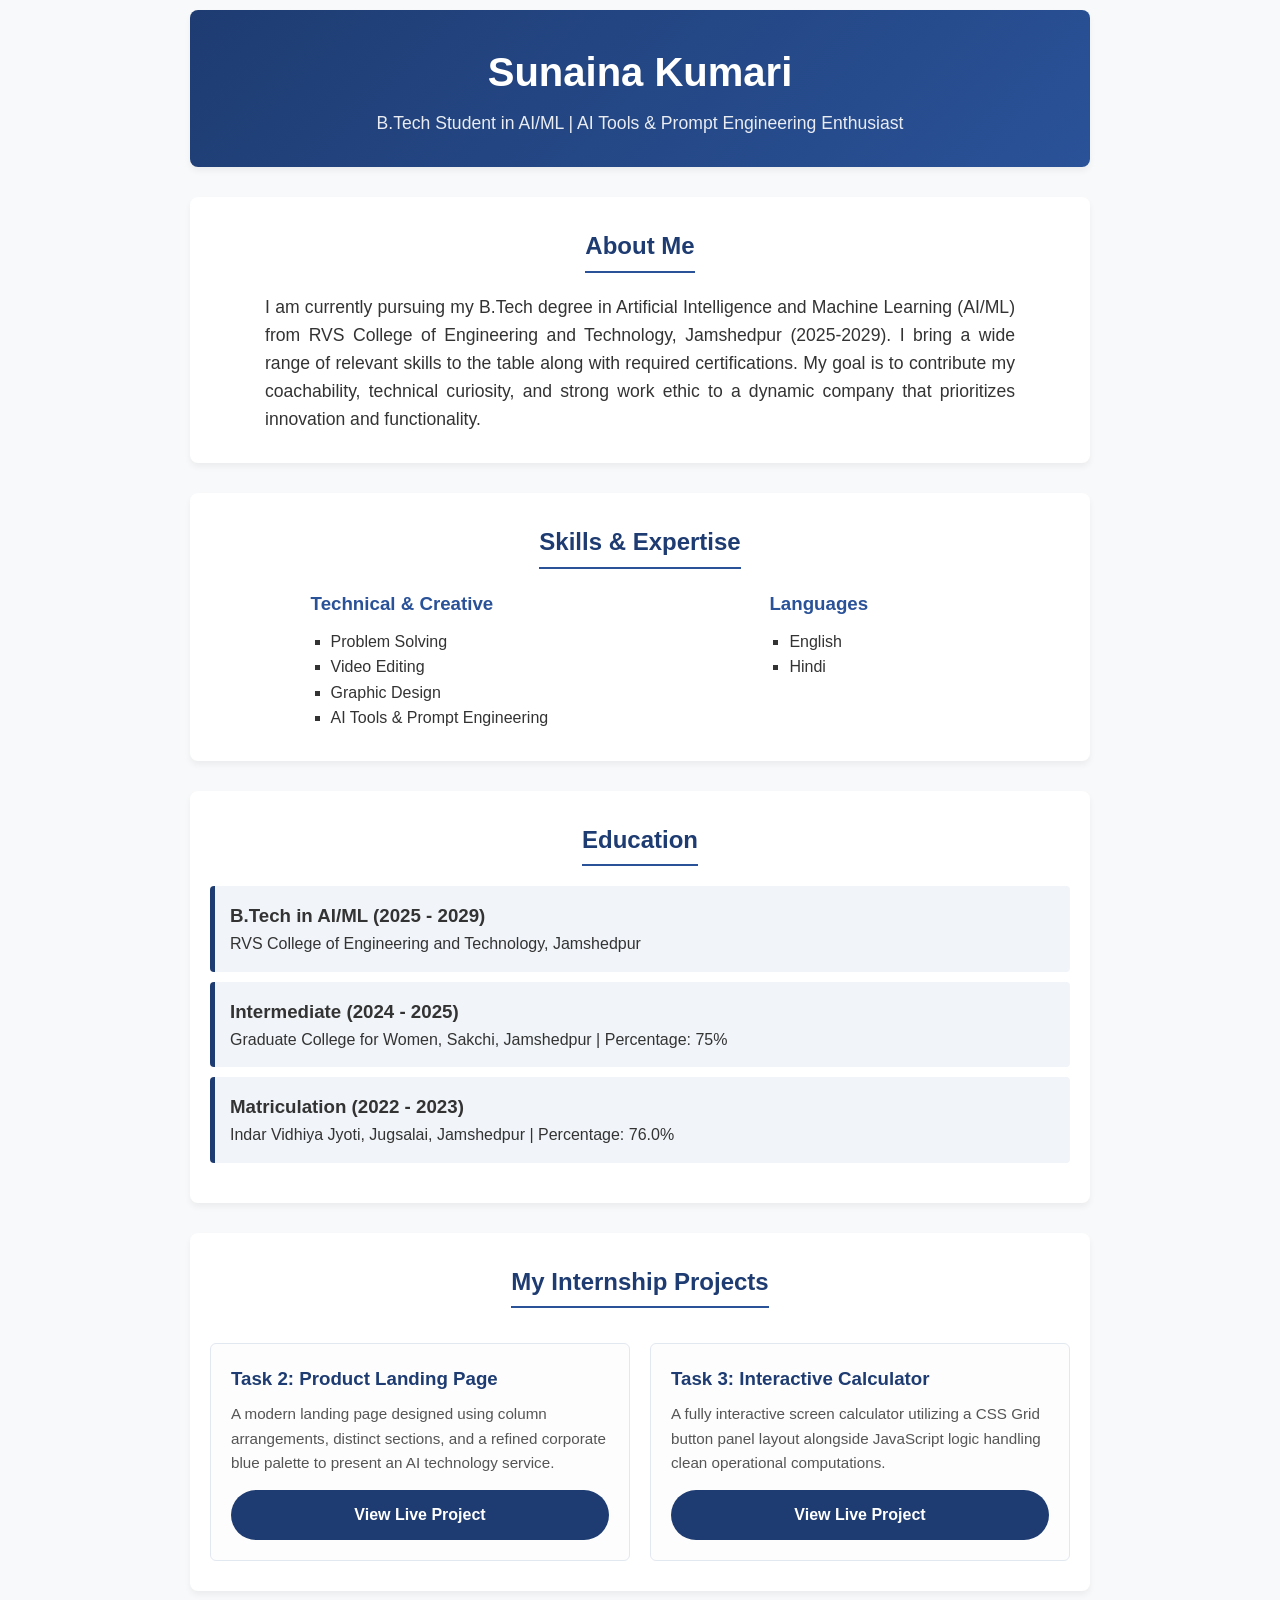
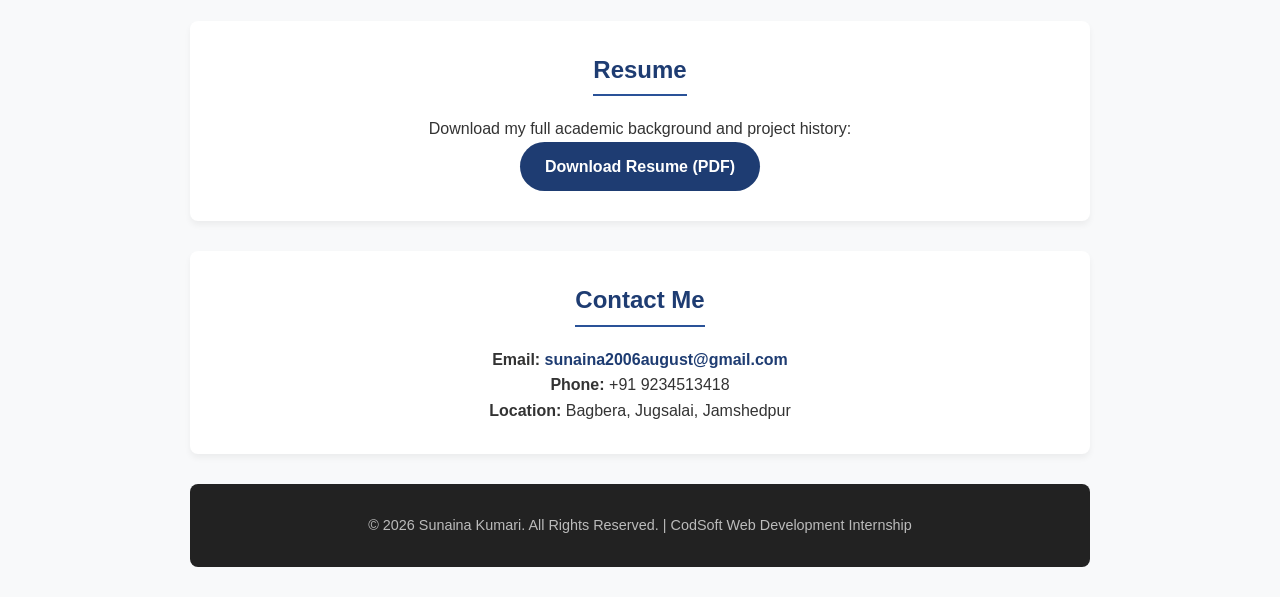
<file: index.html>
<!DOCTYPE html>
<html lang="en">
<head>
    <meta charset="UTF-8">
    <meta name="viewport" content="width=device-width, initial-scale=1.0">
    <title>Sunaina Kumari | Portfolio</title>
    <link rel="stylesheet" href="style.css">
</head>
<body>

    <header>
        <div class="logo">Sunaina Kumari</div>
        <p class="tagline">B.Tech Student in AI/ML | AI Tools & Prompt Engineering Enthusiast</p>
    </header>

    <section id="about">
        <h2>About Me</h2>
        <p>
            I am currently pursuing my B.Tech degree in Artificial Intelligence and Machine Learning (AI/ML) from RVS College of Engineering and Technology, Jamshedpur (2025-2029). 
            I bring a wide range of relevant skills to the table along with required certifications. My goal is to contribute my coachability, technical curiosity, and strong work ethic to a dynamic company that prioritizes innovation and functionality.
        </p>
    </section>

    <section id="skills">
        <h2>Skills & Expertise</h2>
        <div class="skills-container">
            <div class="skill-category">
                <h3>Technical & Creative</h3>
                <ul>
                    <li>Problem Solving</li>
                    <li>Video Editing</li>
                    <li>Graphic Design</li>
                    <li>AI Tools & Prompt Engineering</li>
                </ul>
            </div>
            <div class="skill-category">
                <h3>Languages</h3>
                <ul>
                    <li>English</li>
                    <li>Hindi</li>
                </ul>
            </div>
        </div>
    </section>

    <section id="education">
        <h2>Education</h2>
        <div class="edu-item">
            <h3>B.Tech in AI/ML (2025 - 2029)</h3>
            <p>RVS College of Engineering and Technology, Jamshedpur</p>
        </div>
        <div class="edu-item">
            <h3>Intermediate (2024 - 2025)</h3>
            <p>Graduate College for Women, Sakchi, Jamshedpur | Percentage: 75%</p>
        </div>
        <div class="edu-item">
            <h3>Matriculation (2022 - 2023)</h3>
            <p>Indar Vidhiya Jyoti, Jugsalai, Jamshedpur | Percentage: 76.0%</p>
        </div>
    </section>

    <section id="projects">
        <h2>My Internship Projects</h2>
        <div class="project-grid">
            
            <div class="project-card">
                <h3>Task 2: Product Landing Page</h3>
                <p>A modern landing page designed using column arrangements, distinct sections, and a refined corporate blue palette to present an AI technology service.</p>
                <a href="landing.html" target="_blank" class="btn">View Live Project</a>
            </div>

            <div class="project-card">
                <h3>Task 3: Interactive Calculator</h3>
                <p>A fully interactive screen calculator utilizing a CSS Grid button panel layout alongside JavaScript logic handling clean operational computations.</p>
                <a href="calculator.html" target="_blank" class="btn">View Live Project</a>
            </div>

        </div>
    </section>

    <section id="resume">
        <h2>Resume</h2>
        <p>Download my full academic background and project history:</p>
        <a href="Resume.pdf" download class="btn">Download Resume (PDF)</a>
    </section>

    <section id="contact">
        <h2>Contact Me</h2>
        <p><strong>Email:</strong> <a href="mailto:sunaina2006august@gmail.com">sunaina2006august@gmail.com</a></p>
        <p><strong>Phone:</strong> +91 9234513418</p>
        <p><strong>Location:</strong> Bagbera, Jugsalai, Jamshedpur</p>
    </section>

    <footer>
        <p>&copy; 2026 Sunaina Kumari. All Rights Reserved. | CodSoft Web Development Internship</p>
    </footer>

</body>
</html>
</file>
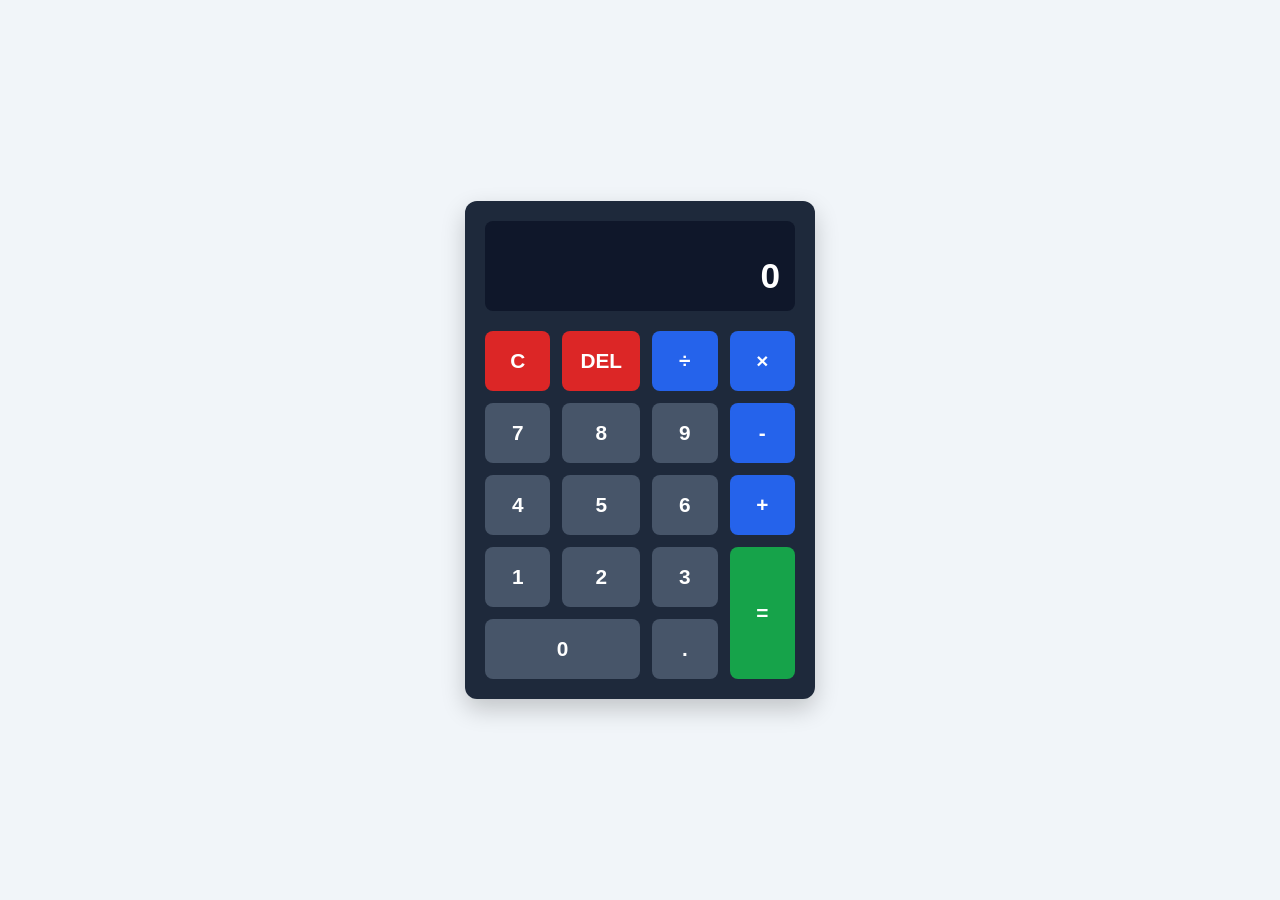
<file: calcualtor.html>
<!DOCTYPE html>
<html lang="en">
<head>
    <meta charset="UTF-8">
    <meta name="viewport" content="width=device-width, initial-scale=1.0">
    <title>Interactive Calculator</title>
    <link rel="stylesheet" href="calc-style.css">
</head>
<body>

    <div class="calculator-container">
        <div class="calc-screen">
            <div id="display-history" class="history"></div>
            <div id="display-current" class="current">0</div>
        </div>

        <div class="calc-buttons">
            <button class="btn clear" data-action="clear">C</button>
            <button class="btn delete" data-action="delete">DEL</button>
            <button class="btn operator" data-action="divide">÷</button>
            <button class="btn operator" data-action="multiply">×</button>

            <button class="btn number">7</button>
            <button class="btn number">8</button>
            <button class="btn number">9</button>
            <button class="btn operator" data-action="subtract">-</button>

            <button class="btn number">4</button>
            <button class="btn number">5</button>
            <button class="btn number">6</button>
            <button class="btn operator" data-action="add">+</button>

            <button class="btn number">1</button>
            <button class="btn number">2</button>
            <button class="btn number">3</button>
            <button class="btn equal-btn" data-action="calculate">=</button>

            <button class="btn number zero-btn">0</button>
            <button class="btn number" data-action="decimal">.</button>
        </div>
    </div>

    <script src="calc-script.js"></script>
</body>
</html>
</file>
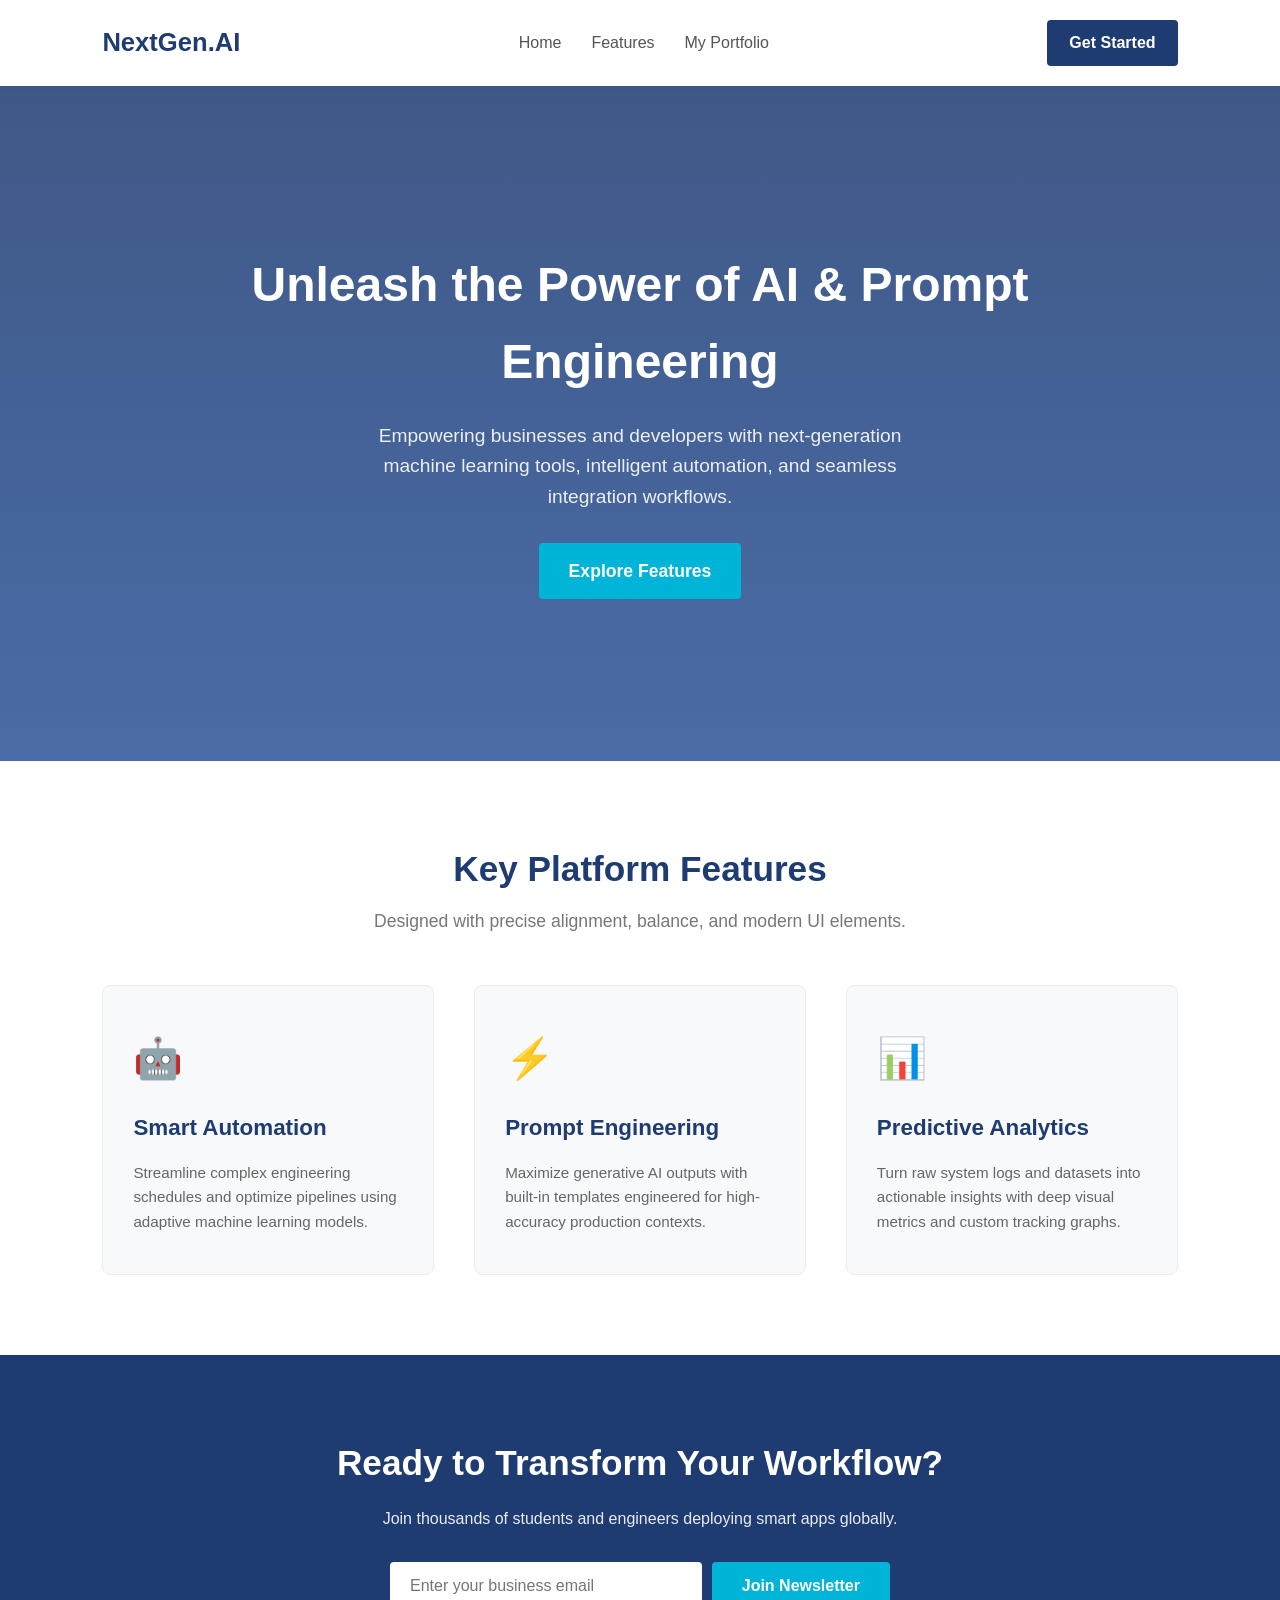
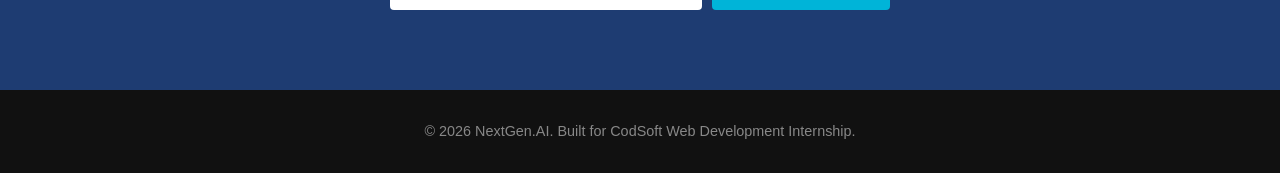
<file: landing.html>
<!DOCTYPE html>
<html lang="en">
<head>
    <meta charset="UTF-8">
    <meta name="viewport" content="width=device-width, initial-scale=1.0">
    <title>AI Innovation | Future of Technology</title>
    <link rel="stylesheet" href="landing-style.css">
</head>
<body>

    <header class="navbar">
        <div class="logo">NextGen.AI</div>
        <nav>
            <ul class="nav-links">
                <li><a href="#home">Home</a></li>
                <li><a href="#features">Features</a></li>
                <li><a href="index.html">My Portfolio</a></li>
            </ul>
        </nav>
        <a href="#cta" class="nav-btn">Get Started</a>
    </header>

    <section id="home" class="hero">
        <div class="hero-content">
            <h1>Unleash the Power of AI & Prompt Engineering</h1>
            <p>Empowering businesses and developers with next-generation machine learning tools, intelligent automation, and seamless integration workflows.</p>
            <a href="#features" class="cta-btn">Explore Features</a>
        </div>
    </section>

    <section id="features" class="features-section">
        <h2>Key Platform Features</h2>
        <p class="section-subtitle">Designed with precise alignment, balance, and modern UI elements.</p>
        
        <div class="features-grid">
            <div class="feature-card">
                <div class="icon">🤖</div>
                <h3>Smart Automation</h3>
                <p>Streamline complex engineering schedules and optimize pipelines using adaptive machine learning models.</p>
            </div>
            <div class="feature-card">
                <div class="icon">⚡</div>
                <h3>Prompt Engineering</h3>
                <p>Maximize generative AI outputs with built-in templates engineered for high-accuracy production contexts.</p>
            </div>
            <div class="feature-card">
                <div class="icon">📊</div>
                <h3>Predictive Analytics</h3>
                <p>Turn raw system logs and datasets into actionable insights with deep visual metrics and custom tracking graphs.</p>
            </div>
        </div>
    </section>

    <section id="cta" class="cta-section">
        <h2>Ready to Transform Your Workflow?</h2>
        <p>Join thousands of students and engineers deploying smart apps globally.</p>
        <form class="cta-form" onsubmit="event.preventDefault(); alert('Thank you for subscribing!');">
            <input type="email" placeholder="Enter your business email" required>
            <button type="submit">Join Newsletter</button>
        </form>
    </section>

    <footer class="landing-footer">
        <p>&copy; 2026 NextGen.AI. Built for CodSoft Web Development Internship.</p>
    </footer>

</body>
</html>
</file>
<file: style.css>
/* General Layout Variables & Resets */
* {
    margin: 0;
    padding: 0;
    box-sizing: border-box;
}

body {
    font-family: 'Segoe UI', Tahoma, Geneva, Verdana, sans-serif;
    line-height: 1.6;
    color: #333;
    background-color: #f8f9fa;
}

/* Sections Structure */
header, section, footer {
    max-width: 900px;
    margin: 30px auto;
    padding: 30px 20px;
    background: #ffffff;
    border-radius: 8px;
    box-shadow: 0 4px 6px rgba(0, 0, 0, 0.05);
    text-align: center;
}

/* Header Specific Styling */
header {
    background: linear-gradient(135deg, #1e3c72 0%, #2a5298 100%);
    color: #fff;
    margin-top: 10px;
}

.logo {
    font-size: 2.5rem;
    font-weight: bold;
    margin-bottom: 5px;
}

.tagline {
    font-size: 1.1rem;
    opacity: 0.9;
}

/* Headings Customization */
h2 {
    color: #1e3c72;
    margin-bottom: 20px;
    border-bottom: 2px solid #2a5298;
    display: inline-block;
    padding-bottom: 5px;
}

/* Profile Image Rules */
.profile-img {
    width: 180px;
    height: 180px;
    border-radius: 50%;
    object-fit: cover;
    margin-bottom: 15px;
    border: 4px solid #2a5298;
}

#about p {
    font-size: 1.1rem;
    text-align: justify;
    max-width: 750px;
    margin: 0 auto;
}

/* Skill Configurations */
.skills-container {
    display: flex;
    justify-content: space-around;
    flex-wrap: wrap;
    gap: 20px;
}

.skill-category {
    text-align: left;
    min-width: 200px;
}

.skill-category h3 {
    color: #2a5298;
    margin-bottom: 10px;
}

ul {
    list-style-type: square;
    padding-left: 20px;
}

/* Education Items */
.edu-item {
    text-align: left;
    background: #f1f5f9;
    padding: 15px;
    margin-bottom: 10px;
    border-left: 5px solid #1e3c72;
    border-radius: 4px;
}

/* Projects Layout grid linking tasks */
.project-grid {
    display: flex;
    gap: 20px;
    flex-wrap: wrap;
    justify-content: center;
    margin-top: 15px;
}

.project-card {
    background: #fdfdfd;
    border: 1px solid #e2e8f0;
    border-radius: 6px;
    padding: 20px;
    flex: 1;
    min-width: 280px;
    text-align: left;
    display: flex;
    flex-direction: column;
    justify-content: space-between;
}

.project-card h3 {
    color: #1e3c72;
    margin-bottom: 8px;
}

.project-card p {
    margin-bottom: 15px;
    font-size: 0.95rem;
    color: #555;
}

/* Buttons and Links */
.btn {
    display: inline-block;
    background: #1e3c72;
    color: #fff;
    padding: 12px 25px;
    text-decoration: none;
    border-radius: 25px;
    font-weight: bold;
    text-align: center;
    transition: background 0.3s ease;
}

.btn:hover {
    background: #2a5298;
}

#contact a {
    color: #1e3c72;
    text-decoration: none;
    font-weight: bold;
}

/* Footer Section */
footer {
    background: #222;
    color: #bbb;
    font-size: 0.9rem;
    box-shadow: none;
}
</file>
<file: calc-style.css>
/* Core Styling Variables */
* {
    margin: 0;
    padding: 0;
    box-sizing: border-box;
    font-family: 'Segoe UI', Tahoma, Geneva, Verdana, sans-serif;
}

body {
    background-color: #f1f5f9;
    display: flex;
    justify-content: center;
    align-items: center;
    height: 100vh;
}

/* Calculator Container Frame */
.calculator-container {
    width: 350px;
    background-color: #1e293b;
    border-radius: 12px;
    padding: 20px;
    box-shadow: 0 10px 25px rgba(0, 0, 0, 0.2);
}

/* Screen Configuration */
.calc-screen {
    background-color: #0f172a;
    color: #ffffff;
    padding: 15px;
    text-align: right;
    border-radius: 8px;
    margin-bottom: 20px;
    min-height: 90px;
    display: flex;
    flex-direction: column;
    justify-content: space-between;
    word-wrap: break-word;
    word-break: break-all;
}

.calc-screen .history {
    font-size: 0.95rem;
    color: #94a3b8;
    min-height: 20px;
}

.calc-screen .current {
    font-size: 2.2rem;
    font-weight: 600;
}

/* Button Layout using CSS Grid */
.calc-buttons {
    display: grid;
    grid-template-columns: repeat(4, 1fr);
    gap: 12px;
}

.btn {
    border: none;
    outline: none;
    background-color: #334155;
    color: #ffffff;
    font-size: 1.3rem;
    font-weight: 600;
    padding: 18px;
    border-radius: 8px;
    cursor: pointer;
    transition: background 0.15s, transform 0.05s;
}

.btn:active {
    transform: scale(0.95);
}

/* Color Coding Customizations */
.btn.number {
    background-color: #475569;
}

.btn.number:hover {
    background-color: #64748b;
}

.btn.operator {
    background-color: #2563eb;
}

.btn.operator:hover {
    background-color: #3b82f6;
}

.btn.clear, .btn.delete {
    background-color: #dc2626;
}

.btn.clear:hover, .btn.delete:hover {
    background-color: #ef4444;
}

/* Button Span Formats */
.equal-btn {
    grid-row: span 2;
    background-color: #16a34a;
}

.equal-btn:hover {
    background-color: #22c55e;
}

.zero-btn {
    grid-column: span 2;
}
</file>
<file: landing-style.css>
/* Custom Global Resets */
* {
    margin: 0;
    padding: 0;
    box-sizing: border-box;
}

html {
    scroll-behavior: smooth;
}

body {
    font-family: 'Segoe UI', Tahoma, Geneva, Verdana, sans-serif;
    color: #333;
    line-height: 1.6;
    background-color: #fcfcfc;
}

/* Navigation Bar Styling */
.navbar {
    display: flex;
    justify-content: space-between;
    align-items: center;
    padding: 20px 8%;
    background-color: #ffffff;
    box-shadow: 0 2px 10px rgba(0, 0, 0, 0.05);
    position: sticky;
    top: 0;
    z-index: 1000;
}

.navbar .logo {
    font-size: 1.6rem;
    font-weight: 800;
    color: #1e3c72;
}

.nav-links {
    display: flex;
    list-style: none;
    gap: 30px;
}

.nav-links a {
    text-decoration: none;
    color: #555;
    font-weight: 500;
    transition: color 0.3s;
}

.nav-links a:hover {
    color: #1e3c72;
}

.nav-btn {
    text-decoration: none;
    background-color: #1e3c72;
    color: #fff;
    padding: 10px 22px;
    border-radius: 4px;
    font-weight: 600;
    transition: background 0.3s;
}

.nav-btn:hover {
    background-color: #2a5298;
}

/* Hero Section (With Background Color Blending) */
.hero {
    background: linear-gradient(rgba(30, 60, 114, 0.85), rgba(42, 82, 152, 0.85)), 
                url('https://images.unsplash.com/photo-1618005182384-a83a8bd57fbe?q=80&w=1200') no-repeat center center/cover;
    height: 75vh;
    display: flex;
    justify-content: center;
    align-items: center;
    text-align: center;
    color: #fff;
    padding: 0 20px;
}

.hero-content h1 {
    font-size: 3rem;
    margin-bottom: 20px;
    font-weight: 700;
    max-width: 800px;
}

.hero-content p {
    font-size: 1.2rem;
    margin-bottom: 30px;
    max-width: 600px;
    margin-left: auto;
    margin-right: auto;
    opacity: 0.9;
}

.cta-btn {
    text-decoration: none;
    background-color: #00b4d8;
    color: #fff;
    padding: 14px 30px;
    border-radius: 4px;
    font-weight: 600;
    font-size: 1.1rem;
    transition: background 0.3s, transform 0.2s;
    display: inline-block;
}

.cta-btn:hover {
    background-color: #0096c7;
    transform: translateY(-2px);
}

/* Features Grid Section (3-Column Layout) */
.features-section {
    padding: 80px 8%;
    text-align: center;
    background-color: #ffffff;
}

.features-section h2 {
    font-size: 2.2rem;
    color: #1e3c72;
    margin-bottom: 10px;
}

.section-subtitle {
    color: #777;
    margin-bottom: 50px;
    font-size: 1.1rem;
}

.features-grid {
    display: grid;
    grid-template-columns: repeat(auto-fit, minmax(280px, 1fr));
    gap: 40px;
}

.feature-card {
    background-color: #f8f9fa;
    padding: 40px 30px;
    border-radius: 8px;
    border: 1px solid #e9ecef;
    transition: transform 0.3s, box-shadow 0.3s;
    text-align: left;
}

.feature-card:hover {
    transform: translateY(-5px);
    box-shadow: 0 10px 20px rgba(0, 0, 0, 0.05);
}

.feature-card .icon {
    font-size: 2.5rem;
    margin-bottom: 20px;
}

.feature-card h3 {
    font-size: 1.4rem;
    color: #1e3c72;
    margin-bottom: 15px;
}

.feature-card p {
    color: #666;
    font-size: 0.95rem;
}

/* Call To Action Section */
.cta-section {
    background-color: #1e3c72;
    color: #fff;
    padding: 80px 20px;
    text-align: center;
}

.cta-section h2 {
    font-size: 2.2rem;
    margin-bottom: 15px;
}

.cta-section p {
    margin-bottom: 30px;
    opacity: 0.9;
}

.cta-form {
    display: flex;
    justify-content: center;
    gap: 10px;
    max-width: 500px;
    margin: 0 auto;
    flex-wrap: wrap;
}

.cta-form input {
    padding: 15px 20px;
    border-radius: 4px;
    border: none;
    flex: 1;
    min-width: 250px;
    font-size: 1rem;
}

.cta-form button {
    padding: 15px 30px;
    border: none;
    background-color: #00b4d8;
    color: #fff;
    font-weight: bold;
    font-size: 1rem;
    border-radius: 4px;
    cursor: pointer;
    transition: background 0.3s;
}

.cta-form button:hover {
    background-color: #0096c7;
}

/* Footer Grid Styling */
.landing-footer {
    background-color: #111;
    color: #888;
    text-align: center;
    padding: 30px 20px;
    font-size: 0.9rem;
}
</file>
